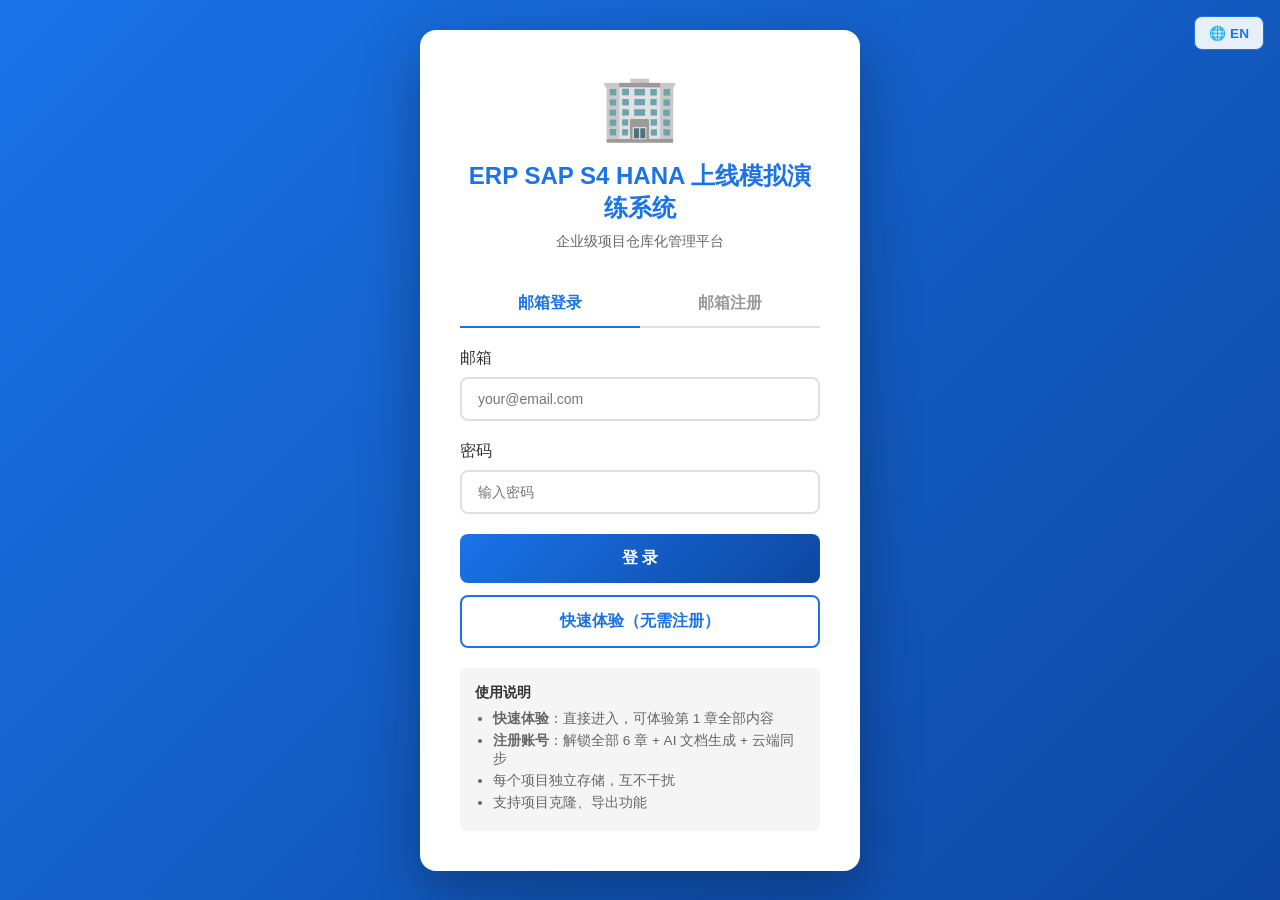
<file: index.html>
<!DOCTYPE html>
<html lang="zh-CN">
<head>
  <meta charset="UTF-8">
  <meta name="viewport" content="width=device-width, initial-scale=1.0">
  <meta http-equiv="Cache-Control" content="no-cache, no-store, must-revalidate">
  <meta http-equiv="Pragma" content="no-cache">
  <meta http-equiv="Expires" content="0">
  <title>项目空间 - ERP SAP S4 HANA 上线模拟演练系统</title>
  <link rel="icon" href="data:image/svg+xml,<svg xmlns='http://www.w3.org/2000/svg' viewBox='0 0 100 100'><text y='0.9em' font-size='90'>📊</text></svg>">
  <link rel="stylesheet" href="styles/main.css">
  <link rel="stylesheet" href="styles/themes.css">
  <link rel="stylesheet" href="styles/project-styles.css?v=54">
</head>
<body>
  <div class="app-container">
    <!-- 顶部导航栏 -->
    <header class="header">
      <div class="header-top">
        <div class="header-title">
          <span class="logo">🏢</span>
          <span id="projectNameDisplay">ERP SAP S4 HANA 上线模拟演练系统</span>
        </div>
        <div class="header-actions">
          <a href="project-list.html" class="btn-ai-config" data-i18n="btnProjectList">📋 项目列表</a>
          <button class="btn-theme" id="langToggle" onclick="Locale.toggle()" title="切换语言" style="background:rgba(255,255,255,0.15);border:1px solid rgba(255,255,255,0.25);">🌐 EN</button>
          <button class="btn-theme" id="btnAchievements" onclick="AchievementSystem.showAchievementPanel()" title="成就墙" style="background:rgba(255,255,255,0.15);border:1px solid rgba(255,255,255,0.25);">🏆 成就</button>
          <div class="theme-switcher">
            <button class="btn-theme" id="themeToggle" title="切换主题" data-i18n="btnTheme">🎨 主题</button>
            <div class="theme-dropdown" id="themeDropdown">
              <div class="theme-option active" data-theme="default">
                <span class="theme-color-preview blue"></span>
                <span class="theme-option-name" data-i18n="themeDefault">企业蓝</span>
              </div>
              <div class="theme-option" data-theme="darkgray">
                <span class="theme-color-preview darkgray"></span>
                <span class="theme-option-name" data-i18n="themeDarkgray">深空灰</span>
              </div>
              <div class="theme-option" data-theme="green">
                <span class="theme-color-preview green"></span>
                <span class="theme-option-name" data-i18n="themeGreen">清新绿</span>
              </div>
            </div>
          </div>
          <span id="userStatusArea" style="color:rgba(255,255,255,0.8);font-size:0.85rem;display:flex;align-items:center;gap:8px;">
            <span id="userDisplayName" data-i18n="userGuest">游客</span>
            <button class="btn-theme" id="btnLogin" onclick="handleLoginAction()" style="background:rgba(255,255,255,0.2);border:1px solid rgba(255,255,255,0.3);" data-i18n="btnLogin">登录</button>
          </span>
        </div>
      </div>

      <!-- 进度条 + 操作按钮 -->
      <div class="progress-section" style="background: rgba(255,255,255,0.1); padding: 10px 0; display: flex; align-items: center; gap: 12px;">
        <span class="progress-label" style="color: white;" data-i18n="progLabel">项目进度</span>
        <div class="progress-track" style="max-width: 260px; background: rgba(255,255,255,0.2); flex-shrink: 0;">
          <div class="progress-fill" id="totalProgress" style="width: 0%"></div>
        </div>
        <span class="progress-percent" id="progressPercent" style="color: white;">0%</span>
        <span class="progress-label" style="color: rgba(255,255,255,0.8);">
          <span data-i18n="progCompleted">已完成</span> <span id="completedTasks">0</span> / <span id="totalTasks">0</span> <span data-i18n="progTasks">任务</span>
        </span>
        <div style="flex:1;"></div>
        <button class="btn-theme" onclick="toggleProjectPanel()" style="background:rgba(255,255,255,0.15);border:1px solid rgba(255,255,255,0.25);" data-i18n="btnDirectory">📁 目录</button>
        <button class="btn-theme" onclick="toggleProjectInfo()" style="background:rgba(255,255,255,0.15);border:1px solid rgba(255,255,255,0.25);" data-i18n="btnInfo">ℹ️ 信息</button>
        <button class="btn-theme" onclick="exportAllDeliverables()" style="background:rgba(255,255,255,0.15);border:1px solid rgba(255,255,255,0.25);" data-i18n="btnExport">📦 导出文档</button>
        <span id="saveLocationStatus" style="color:rgba(255,255,255,0.7);font-size:0.8rem;"></span>
      </div>
    </header>

    <!-- 主体内容区 -->
    <div class="main-content" style="grid-template-columns: 260px 1fr 320px;">
      <!-- 左侧导航栏 - 章节列表 -->
      <aside class="sidebar-nav">
        <h2 class="sidebar-title" data-i18n="sideChapters">📚 实施阶段</h2>
        <div class="chapter-list" id="chapterList">
          <!-- 由 JavaScript 动态生成 -->
        </div>

        <h2 class="sidebar-title" style="margin-top: 25px;" data-i18n="sideFolders">📁 项目目录</h2>
        <div class="folder-tree" id="folderTree">
          <!-- 由 JavaScript 动态生成 -->
        </div>
      </aside>

      <!-- 中间内容区 -->
      <main class="content-area" style="flex: 1; overflow-y: auto;">
        <!-- 章节头部 -->
        <div class="chapter-header" id="chapterHeader">
          <!-- 由 JavaScript 动态生成 -->
        </div>

        <!-- 任务列表 -->
        <section class="tasks-section">
          <h3 class="section-title">
            <span>📝</span> <span data-i18n="secTasks">任务清单</span>
          </h3>
          <div class="task-list" id="taskList">
            <!-- 由 JavaScript 动态生成 -->
          </div>
        </section>
      </main>

      <!-- 右侧文档区 -->
      <aside class="documents-panel">
        <h2 class="panel-title">
          <span>📄</span> <span data-i18n="secDocs">交付物文档</span>
        </h2>
        <div class="document-list" id="documentList">
          <!-- 由 JavaScript 动态生成 -->
        </div>

        <div style="margin-top: 20px; padding-top: 15px; border-top: 1px solid #e0e0e0;">
          <h2 class="panel-title" style="font-size: 0.95rem;">
            <span>📂</span> <span data-i18n="secFolderFiles">当前文件夹文件</span>
          </h2>
          <div class="file-list" id="currentFolderFiles">
            <!-- 当前文件夹的文件列表 -->
          </div>
        </div>
      </aside>
    </div>
  </div>

  <!-- 项目信息面板 -->
  <div class="project-info-panel" id="projectInfoPanel">
    <div class="project-info-header">
      <span class="project-info-title" data-i18n="infoTitle">项目信息</span>
      <button class="btn-panel-close" onclick="toggleProjectInfo()">&times;</button>
    </div>
    <div class="project-info-body" id="projectInfoBody">
      <!-- 由 JavaScript 动态生成 -->
    </div>
    <div class="project-info-footer">
      <div style="display: flex; gap: 8px; flex-wrap: wrap;">
        <button class="btn btn-primary" onclick="saveProgress()" style="flex: 1;" data-i18n="btnSave">💾 保存进度</button>
        <button class="btn btn-secondary" onclick="resetProject()" style="flex: 1;" data-i18n="btnReset">🔄 重置</button>
        <button class="btn btn-primary" onclick="exportProject()" style="flex: 1;" data-i18n="btnExportProject">📤 导出</button>
      </div>
    </div>
  </div>

  <!-- 任务操作模态框 -->
  <div class="modal-overlay" id="taskModal">
    <div class="modal">
      <div class="modal-header">
        <h3 class="modal-title" id="taskModalTitle" data-i18n="taskModalTitle">任务详情</h3>
        <button class="btn-close" onclick="closeTaskModal()">&times;</button>
      </div>
      <div class="modal-body">
        <div class="task-operation">
          <div class="task-detail-section">
            <div class="task-detail-row">
              <span class="task-detail-label" data-i18n="taskDesc">任务描述</span>
            </div>
            <p id="taskModalDescription" style="color: var(--text-secondary); margin-top: 8px;"></p>
          </div>

          <div class="task-detail-section">
            <div class="task-detail-row">
              <span class="task-detail-label" data-i18n="taskRisk">风险等级</span>
              <span class="task-detail-value" id="taskModalRisk"></span>
            </div>
            <div class="task-detail-row">
              <span class="task-detail-label" data-i18n="taskDoc">产出文档</span>
              <span class="task-detail-value" id="taskModalDocument"></span>
            </div>
            <div class="task-detail-row">
              <span class="task-detail-label" data-i18n="taskFolder">归档目录</span>
              <span class="task-detail-value" id="taskModalFolder"></span>
            </div>
          </div>

          <div class="operation-section" id="operationSection">
            <h4 style="margin-bottom: 12px;" data-i18n="opHeading">请选择操作方式</h4>

            <div class="operation-option" onclick="selectOperation('manual')" id="op-manual">
              <span class="operation-icon">✍️</span>
              <div class="operation-info">
                <div class="operation-title" data-i18n="opManual">手动完成</div>
                <div class="operation-desc" data-i18n="opManualDesc">标记任务为已完成，生成标准文档模板</div>
              </div>
            </div>

            <div class="operation-option" onclick="selectOperation('ai')" id="op-ai">
              <span class="operation-icon">🤖</span>
              <div class="operation-info">
                <div class="operation-title" data-i18n="opAI">AI 生成</div>
                <div class="operation-desc" data-i18n="opAIDesc">调用 AI 生成定制化文档内容</div>
              </div>
            </div>
          </div>
        </div>
      </div>
      <div class="modal-footer">
        <button class="btn btn-secondary" onclick="closeTaskModal()" data-i18n="btnCancel">取消</button>
        <button class="btn btn-primary" id="btnCompleteTask" disabled data-i18n="btnComplete">完成任务</button>
      </div>
    </div>
  </div>

  <!-- 文档预览模态框 -->
  <div class="modal-overlay" id="documentModal">
    <div class="modal" style="max-width: 1000px; height: 85vh;">
      <div class="modal-header">
        <h3 class="modal-title" id="documentModalTitle" data-i18n="docModalTitle">文档预览</h3>
        <button class="btn-close" onclick="closeDocumentModal()">&times;</button>
      </div>
      <div class="modal-body" style="overflow-y: auto;">
        <div class="document-preview" id="documentContent">
          <!-- 文档内容由 JavaScript 动态生成 -->
        </div>
      </div>
      <div class="modal-footer">
        <button class="btn btn-secondary" onclick="copyMarkdown()" data-i18n="btnCopy">📋 复制源码</button>
        <button class="btn btn-secondary" onclick="exportMarkdownFile()" data-i18n="btnExportMD">📝 导出 MD</button>
        <button class="btn btn-secondary" onclick="exportHtmlFile()" data-i18n="btnExportHTML">📄 导出 HTML</button>
        <button class="btn btn-primary" onclick="closeDocumentModal()" data-i18n="btnClose">关闭</button>
      </div>
    </div>
  </div>

  <!-- 变更管理模态框 -->
  <div class="modal-overlay" id="changeModal">
    <div class="modal change-modal">
      <div class="modal-header">
        <h3 class="modal-title" data-i18n="changeTitle">⚠️ 变更请求</h3>
        <button class="btn-close" onclick="closeChangeModal()">&times;</button>
      </div>
      <div class="modal-body">
        <div class="change-alert">
          <div class="change-alert-title" data-i18n="changeAlert">项目发生变更</div>
          <div class="change-alert-desc" id="changeAlertDesc"></div>
        </div>

        <div class="change-process">
          <div class="change-step" id="changeStep1">
            <div class="change-step-icon">1</div>
            <div class="change-step-name" data-i18n="changeStep1">变更请求</div>
          </div>
          <div class="change-step" id="changeStep2">
            <div class="change-step-icon">2</div>
            <div class="change-step-name" data-i18n="changeStep2">影响分析</div>
          </div>
          <div class="change-step" id="changeStep3">
            <div class="change-step-icon">3</div>
            <div class="change-step-name" data-i18n="changeStep3">变更审批</div>
          </div>
          <div class="change-step" id="changeStep4">
            <div class="change-step-icon">4</div>
            <div class="change-step-name" data-i18n="changeStep4">变更执行</div>
          </div>
          <div class="change-step" id="changeStep5">
            <div class="change-step-icon">5</div>
            <div class="change-step-name" data-i18n="changeStep5">变更验证</div>
          </div>
          <div class="change-step" id="changeStep6">
            <div class="change-step-icon">6</div>
            <div class="change-step-name" data-i18n="changeStep6">关闭确认</div>
          </div>
        </div>

        <div class="change-impact">
          <div class="change-impact-title" data-i18n="changeImpact">变更影响评估</div>
          <div class="change-impact-item">
            <span data-i18n="changeSchedule">进度影响:</span>
            <span id="changeImpactSchedule" style="color: var(--danger-color);"></span>
          </div>
          <div class="change-impact-item">
            <span data-i18n="changeCost">成本影响:</span>
            <span id="changeImpactCost" style="color: var(--danger-color);"></span>
          </div>
        </div>
      </div>
      <div class="modal-footer">
        <button class="btn btn-secondary" onclick="closeChangeModal()" data-i18n="btnDefer">暂缓处理</button>
        <button class="btn btn-primary" id="btnApproveChange" onclick="approveChange()" data-i18n="btnApprove">批准变更</button>
      </div>
    </div>
  </div>

  <!-- 注册引导对话框 -->
  <div class="modal-overlay" id="registerModal" style="display:none;">
    <div class="modal" style="max-width:480px;">
      <div class="modal-header">
        <h3 class="modal-title" data-i18n="registerModalTitle">🎉 精彩才刚刚开始</h3>
        <button class="btn-close" onclick="AuthService.closeRegisterModal()">&times;</button>
      </div>
      <div class="modal-body" style="text-align:center;padding:30px 20px;">
        <div style="font-size:3rem;margin-bottom:15px;">🚀</div>
        <h3 style="margin-bottom:10px;color:var(--primary-color);" data-i18n="registerHeading">你已完成第一章体验</h3>
        <p style="color:var(--text-secondary);line-height:1.6;margin-bottom:20px;" data-i18n="registerDesc">
          注册账号解锁全部 <strong>6 章内容</strong>、<strong>AI 智能文档生成</strong>、<strong>项目进度云端保存</strong>。
        </p>
        <div style="display:flex;gap:10px;margin-bottom:15px;">
          <button class="btn btn-primary" onclick="AuthService.closeRegisterModal();AuthService.showLoginModal();" style="flex:1;" data-i18n="btnRegisterLogin">注册 / 登录</button>
          <button class="btn btn-secondary" onclick="AuthService.closeRegisterModal()" style="flex:1;" data-i18n="btnContinueCh1">继续体验 Ch.1</button>
        </div>
        <p style="color:#999;font-size:0.8rem;" data-i18n="registerFooter">免费体验 Ch.1 全部内容，无需注册</p>
      </div>
    </div>
  </div>

  <!-- 付费升级模态框 -->
  <div class="modal-overlay" id="upgradeModal" style="display:none;">
    <div class="modal" style="max-width:520px;">
      <div class="modal-header">
        <h3 class="modal-title" data-i18n="upgradeTitle">💎 升级付费用户</h3>
        <button class="btn-close" onclick="closeUpgradeModal()">&times;</button>
      </div>
      <div class="modal-body" style="padding:20px;">
        <!-- 产品卡片 -->
        <div style="background:linear-gradient(135deg, #667eea 0%, #764ba2 100%);color:white;padding:20px;border-radius:12px;margin-bottom:20px;">
          <div style="font-size:1.5rem;margin-bottom:10px;" data-i18n="upgradeProduct">🤖 AI 文档生成套件</div>
          <div style="font-size:2rem;font-weight:bold;margin-bottom:5px;" data-i18n="upgradePrice">￥99</span> <span style="font-size:0.9rem;font-weight:normal;" data-i18n="upgradePriceUnit">/ 项目</span></div>
          <div style="font-size:0.85rem;opacity:0.9;" data-i18n="upgradeTagline">一次性付费，永久使用</div>
        </div>

        <!-- 功能清单 -->
        <div style="margin-bottom:20px;">
          <div style="margin-bottom:12px;">
            <span style="color:#28a745;margin-right:8px;">✅</span>
            <span data-i18n="upgradeF1">37 种 ERP 实施标准文档不限量生成</span>
          </div>
          <div style="margin-bottom:12px;">
            <span style="color:#28a745;margin-right:8px;">✅</span>
            <span data-i18n="upgradeF2">根据项目背景智能定制内容</span>
          </div>
          <div style="margin-bottom:12px;">
            <span style="color:#28a745;margin-right:8px;">✅</span>
            <span data-i18n="upgradeF3">支持导出 Word/PDF 格式</span>
          </div>
          <div style="margin-bottom:12px;">
            <span style="color:#28a745;margin-right:8px;">✅</span>
            <span data-i18n="upgradeF4">完整的标准文档模板（非简化版）</span>
          </div>
          <div style="margin-bottom:12px;">
            <span style="color:#28a745;margin-right:8px;">✅</span>
            <span data-i18n="upgradeF5">AI 智能文档生成（通义千问）</span>
          </div>
        </div>

        <!-- 支付方式 -->
        <div style="border:1px solid #e0e0e0;border-radius:8px;padding:15px;margin-bottom:15px;">
          <div style="font-weight:600;margin-bottom:10px;" data-i18n="payMethod">选择支付方式</div>
          <div style="display:flex;gap:10px;">
            <button style="flex:1;padding:10px;border:2px solid #07c160;border-radius:6px;background:white;color:#07c160;font-weight:500;cursor:pointer;">
              <span data-i18n="payWechat">💬 微信支付</span>
            </button>
            <button style="flex:1;padding:10px;border:2px solid #1677ff;border-radius:6px;background:white;color:#1677ff;font-weight:500;cursor:pointer;">
              <span data-i18n="payAlipay">💳 支付宝</span>
            </button>
          </div>
        </div>

        <div style="background:#f5f7fa;padding:12px;border-radius:8px;font-size:0.85rem;color:#666;">
          <span data-i18n="payNote">🔒 支付后当前项目永久解锁，支持发票开具</span>
        </div>
      </div>
      <div class="modal-footer" style="display:flex;gap:10px;">
        <button class="btn btn-secondary" onclick="closeUpgradeModal()" style="flex:1;" data-i18n="btnNoThanks">暂不需要</button>
        <button class="btn btn-primary" onclick="startPayment()" style="flex:1;" data-i18n="btnPayNow">立即支付</button>
      </div>
    </div>
  </div>

  <!-- 登录对话框 -->
  <div class="modal-overlay" id="loginModal" style="display:none;">
    <div class="modal" style="max-width:420px;">
      <div class="modal-header">
        <h3 class="modal-title" data-i18n="authModalTitle">🔐 登录 / 注册</h3>
        <button class="btn-close" onclick="AuthService.closeLoginModal()">&times;</button>
      </div>
      <div class="modal-body" style="padding:20px;">
        <!-- Tab 切换 -->
        <div style="display:flex;gap:0;margin-bottom:20px;border-bottom:2px solid #e0e0e0;">
          <button class="login-tab active" id="tabSignIn" onclick="switchLoginTab('signIn')" style="flex:1;padding:10px;border:none;background:none;font-size:0.95rem;font-weight:600;color:var(--primary-color);border-bottom:2px solid var(--primary-color);margin-bottom:-2px;cursor:pointer;" data-i18n="authSignInTab">登录</button>
          <button class="login-tab" id="tabSignUp" onclick="switchLoginTab('signUp')" style="flex:1;padding:10px;border:none;background:none;font-size:0.95rem;color:#999;cursor:pointer;" data-i18n="authSignUpTab">注册</button>
        </div>

        <!-- 登录表单 -->
        <div id="signInForm">
          <form onsubmit="return false;">
            <div style="margin-bottom:15px;">
              <label style="display:block;margin-bottom:5px;font-size:0.9rem;color:#666;" data-i18n="loginEmail">邮箱</label>
              <input type="email" id="loginEmail" placeholder="your@email.com" autocomplete="username" style="width:100%;padding:10px;border:1px solid #d0d0d0;border-radius:6px;font-size:14px;">
            </div>
            <div style="margin-bottom:15px;">
              <label style="display:block;margin-bottom:5px;font-size:0.9rem;color:#666;" data-i18n="loginPassword">密码</label>
              <input type="password" id="loginPassword" placeholder="输入密码" autocomplete="current-password" style="width:100%;padding:10px;border:1px solid #d0d0d0;border-radius:6px;font-size:14px;">
            </div>
            <div id="loginError" style="color:#dc3545;font-size:0.85rem;margin-bottom:10px;display:none;"></div>
            <button class="btn btn-primary" onclick="handleSignIn()" style="width:100%;" data-i18n="loginBtn">登录</button>
          </form>
        </div>

        <!-- 注册表单 -->
        <div id="signUpForm" style="display:none;">
          <form onsubmit="return false;">
            <div style="margin-bottom:15px;">
              <label style="display:block;margin-bottom:5px;font-size:0.9rem;color:#666;" data-i18n="loginEmail">邮箱</label>
              <input type="email" id="registerEmail" placeholder="your@email.com" autocomplete="username" style="width:100%;padding:10px;border:1px solid #d0d0d0;border-radius:6px;font-size:14px;">
            </div>
            <div style="margin-bottom:15px;">
              <label style="display:block;margin-bottom:5px;font-size:0.9rem;color:#666;" data-i18n="registerPassword">密码（至少 6 位）</label>
              <input type="password" id="registerPassword" placeholder="设置密码" autocomplete="new-password" style="width:100%;padding:10px;border:1px solid #d0d0d0;border-radius:6px;font-size:14px;">
            </div>
            <div id="registerError" style="color:#dc3545;font-size:0.85rem;margin-bottom:10px;display:none;"></div>
            <button class="btn btn-primary" onclick="handleSignUp()" style="width:100%;" data-i18n="registerBtn">注册</button>
            <p style="color:#999;font-size:0.8rem;margin-top:10px;" data-i18n="registerAutoLogin">注册后自动登录</p>
          </form>
        </div>
      </div>
      <div class="modal-footer">
        <button class="btn btn-secondary" onclick="AuthService.closeLoginModal()" data-i18n="btnCancel">取消</button>
      </div>
    </div>
  </div>

  <!-- 提示词编辑对话框 -->
  <div class="modal-overlay" id="promptEditorModal" style="display:none;">
    <div class="modal" style="max-width:760px;max-height:88vh;">
      <div class="modal-header">
        <h3 class="modal-title"><span data-i18n="promptTitle">✏️ AI 文档生成 —</span> <span id="peDocName"></span></h3>
        <button class="btn-close" onclick="PromptEditor.cancel()">&times;</button>
      </div>
      <div class="modal-body" style="overflow-y:auto;max-height:calc(88vh - 120px);">

        <!-- Tab 切换 -->
        <div class="pe-tabs">
          <button class="pe-tab active" id="peTab1" onclick="PromptEditor.switchTab('structured')" data-i18n="promptTabStruct">📋 结构化编辑</button>
          <button class="pe-tab" id="peTab2" onclick="PromptEditor.switchTab('text')" data-i18n="promptTabPrompt">📝 提示词编辑</button>
        </div>

        <!-- Tab 1: 结构化编辑 -->
        <div id="peContent-structured">
          <!-- 项目基本信息（只读） -->
          <div class="pe-section">
            <div class="pe-section-title" data-i18n="promptProjectInfo">🏢 项目基本信息</div>
            <div class="pe-project-info">
              <div class="pe-info-grid">
                <div class="pe-info-item"><span class="pe-info-label" data-i18n="infoCode">项目编号</span><span id="peProjCode"></span></div>
                <div class="pe-info-item"><span class="pe-info-label" data-i18n="infoName">项目名称</span><span id="peProjName"></span></div>
                <div class="pe-info-item"><span class="pe-info-label" data-i18n="infoCustomer">客户/公司</span><span id="peProjCustomer"></span></div>
                <div class="pe-info-item"><span class="pe-info-label" data-i18n="infoPM">项目经理</span><span id="peProjPM"></span></div>
                <div class="pe-info-item"><span class="pe-info-label" data-i18n="infoStart">开始日期</span><span id="peProjStart"></span></div>
                <div class="pe-info-item"><span class="pe-info-label" data-i18n="infoGoLive">计划上线</span><span id="peProjGoLive"></span></div>
              </div>
            </div>
          </div>

          <!-- 项目背景信息（可编辑） -->
          <div class="pe-section">
            <div class="pe-section-title"><span data-i18n="promptBgTitle">📋 项目背景信息</span> <span class="pe-section-hint" data-i18n="promptBgHint">（选填，用于个性化文档内容）</span></div>
            <div class="pe-field-row">
              <div class="pe-field">
                <label data-i18n="bgIndustry">行业类型</label>
                <select id="peBgIndustry">
                  <option value="" data-i18n="bgIndustryPlaceholder">请选择</option>
                  <option value="manufacturing" data-i18n="bgIndustry_manufacturing">制造业</option>
                  <option value="finance" data-i18n="bgIndustry_finance">金融</option>
                  <option value="retail" data-i18n="bgIndustry_retail">零售</option>
                  <option value="pharma" data-i18n="bgIndustry_pharma">医药</option>
                  <option value="energy" data-i18n="bgIndustry_energy">能源</option>
                  <option value="telecom" data-i18n="bgIndustry_telecom">通信</option>
                  <option value="government" data-i18n="bgIndustry_government">政府</option>
                  <option value="other" data-i18n="bgIndustry_other">其他</option>
                </select>
              </div>
              <div class="pe-field">
                <label data-i18n="bgSize">企业规模</label>
                <select id="peBgSize">
                  <option value="" data-i18n="bgSizePlaceholder">请选择</option>
                  <option value="small" data-i18n="bgSize_small">小型（<100人）</option>
                  <option value="medium" data-i18n="bgSize_medium">中型（100-1000人）</option>
                  <option value="large" data-i18n="bgSize_large">大型（1000-5000人）</option>
                  <option value="enterprise" data-i18n="bgSize_enterprise">超大型（5000+人）</option>
                </select>
              </div>
            </div>
            <div class="pe-field">
              <label data-i18n="bgItLandscape">现有 IT 架构</label>
              <input type="text" id="peBgIt" placeholder="如：SAP ECC 6.0、Oracle EBS、自研系统...">
            </div>
            <div class="pe-field-row">
              <div class="pe-field">
                <label data-i18n="bgPainPoints">企业痛点</label>
                <textarea id="peBgPain" rows="2" placeholder="如：数据孤岛、流程不规范、报表效率低..."></textarea>
              </div>
              <div class="pe-field">
                <label data-i18n="bgGoals">实施目标</label>
                <textarea id="peBgGoals" rows="2" placeholder="如：统一数据平台、优化流程、提升效率..."></textarea>
              </div>
            </div>
            <div class="pe-field">
              <label data-i18n="bgModules">SAP 模块范围</label>
              <input type="text" id="peBgModules" placeholder="如：FI, CO, MM, SD, PP（逗号分隔）">
            </div>
            <div class="pe-field">
              <label data-i18n="bgOrgStructure">组织架构</label>
              <input type="text" id="peBgOrg" placeholder="如：集团总部 + 3 个工厂 + 5 个销售公司">
            </div>
            <div class="pe-field">
              <label data-i18n="bgMilestones">关键里程碑</label>
              <input type="text" id="peBgMilestones" placeholder="如：2026Q1 蓝图确认，2026Q3 UAT，2027Q1 上线...">
            </div>
          </div>

          <!-- 文档专用字段 -->
          <div class="pe-section">
            <div class="pe-section-title"><span data-i18n="promptExtraInfo">📌 文档补充信息</span> <span class="pe-section-hint" id="peSectionHint"></span></div>
            <div id="peExtraFields"></div>
          </div>

          <!-- 格式风格 -->
          <div class="pe-section">
            <div class="pe-section-title" data-i18n="promptStyleSection">🎨 文档风格</div>
            <div class="pe-field-row">
              <div class="pe-field">
                <label data-i18n="promptLangStyle">语言风格</label>
                <select id="peStyle">
                  <option value="" data-i18n="promptStyleDefault">默认</option>
                  <option value="正式（详细完整）" data-i18n="promptStyleFormal">正式（详细完整）</option>
                  <option value="简洁（重点突出）" data-i18n="promptStyleConcise">简洁（重点突出）</option>
                  <option value="详细（尽可能丰富）" data-i18n="promptStyleDetailed">详细（尽可能丰富）</option>
                </select>
              </div>
              <div class="pe-field">
                <label data-i18n="promptExamples">是否需要示例数据</label>
                <select id="peExamples">
                  <option value="" data-i18n="promptStyleDefault">默认</option>
                  <option value="需要示例数据" data-i18n="promptExamplesYes">需要</option>
                  <option value="不需要示例数据" data-i18n="promptExamplesNo">不需要</option>
                </select>
              </div>
              <div class="pe-field">
                <label data-i18n="promptTables">是否需要表格</label>
                <select id="peTables">
                  <option value="" data-i18n="promptStyleDefault">默认</option>
                  <option value="需要包含数据表格" data-i18n="promptTablesYes">需要表格</option>
                  <option value="不需要表格" data-i18n="promptTablesNo">不需要</option>
                </select>
              </div>
            </div>
          </div>

          <!-- 补充说明 -->
          <div class="pe-section">
            <div class="pe-section-title"><span data-i18n="promptCustomTitle">💬 补充说明</span> <span class="pe-section-hint" data-i18n="promptCustomHint">（选填，任何想补充的）</span></div>
            <div class="pe-field">
              <textarea id="peCustomPrompt" rows="3" placeholder="如：重点突出 FI/CO 模块、客户是制造业、需要包含风险矩阵表..."></textarea>
            </div>
          </div>
        </div>

        <!-- Tab 2: 提示词文本 -->
        <div id="peContent-text" style="display:none;">
          <div class="pe-prompt-editor-wrap">
            <div class="pe-prompt-header">
              <span style="font-size:0.88rem;font-weight:600;color:#444;" data-i18n="promptPreviewTitle">完整提示词（可直接编辑）</span>
              <button class="btn btn-secondary" style="padding:4px 12px;font-size:0.82rem;" onclick="PromptEditor.rebuildPrompt()" data-i18n="promptRebuildBtn">🔄 重新从结构化数据生成</button>
            </div>
            <textarea id="pePromptPreview" rows="22" class="pe-prompt-textarea" spellcheck="false"></textarea>
          </div>
        </div>

      </div>
      <div class="modal-footer" style="display:flex;gap:8px;">
        <button class="btn btn-secondary" style="flex:1;" onclick="PromptEditor.resetAll()" data-i18n="btnReset">🔄 重置</button>
        <button class="btn btn-secondary" style="flex:1;" onclick="PromptEditor.cancel()" data-i18n="btnCancel">取消</button>
        <button class="btn btn-primary" style="flex:2;" id="btnPromptConfirm" data-i18n="btnConfirm">🤖 确认并生成</button>
      </div>
    </div>
  </div>

  <!-- JavaScript -->
  <script src="scripts/locale.js?v=64"></script>
  <script src="scripts/auth.js?v=49"></script>
  <script src="scripts/markdown-renderer.js?v=50"></script>
  <script src="scripts/project-manager.js?v=49"></script>
  <script src="scripts/document-file-store.js?v=49"></script>
  <script src="scripts/document-generator.js?v=49"></script>
  <script src="scripts/ai-service.js?v=49"></script>
  <script src="scripts/prompt-editor.js?v=50"></script>
  <script src="scripts/data.js?v=52"></script>
  <script src="scripts/game-features.js?v=65"></script>
  <script src="scripts/app.js?v=67"></script>
  <script src="scripts/project-app.js?v=64"></script>

  <!-- 付费升级相关函数 -->
  <script>
    function closeUpgradeModal() {
      const modal = document.getElementById('upgradeModal');
      if (modal) {
        modal.classList.remove('active');
        modal.style.display = 'none';
      }
    }

    function startPayment() {
      // 记录支付成功（模拟）
      if (typeof currentProjectId !== 'undefined' && currentProjectId) {
        const paymentKey = 'erp_project_' + currentProjectId + '_payment';
        localStorage.setItem(paymentKey, JSON.stringify({
          purchased: true,
          method: 'simulated',
          amount: 99,
          purchasedAt: new Date().toISOString(),
          orderId: 'ORD_SIM_' + Date.now(),
          productId: 'erp-ai-docs',
          documentQuota: 37
        }));
      }

      // 关闭升级弹窗
      closeUpgradeModal();

      // 提示模拟支付成功
      alert('✅ 模拟支付成功！\n\n现在将模拟已经支付成功，跳转中...');

      // 重新触发"完成任务"按钮（继续 AI 生成流程）
      const btnComplete = document.getElementById('btnCompleteTask');
      if (btnComplete) {
        btnComplete.click();
      }
    }

    // 暴露给全局使用
    window.closeUpgradeModal = closeUpgradeModal;
    window.startPayment = startPayment;
  </script>
</body>
</html>
</file>
<file: styles/main.css>
/* ============================================
   ERP SAP S4 HANA 上线模拟演练系统
   主样式文件 - 企业蓝默认主题
   ============================================ */

:root {
  /* 企业蓝主题色 */
  --primary-color: #1a73e8;
  --primary-dark: #1557b0;
  --primary-light: #4dabf7;
  --primary-bg: #e8f0fe;

  --secondary-color: #6c757d;
  --success-color: #28a745;
  --warning-color: #ffc107;
  --danger-color: #dc3545;
  --info-color: #17a2b8;

  /* 中性色 */
  --text-primary: #212529;
  --text-secondary: #6c757d;
  --text-muted: #adb5bd;
  --border-color: #dee2e6;
  --bg-light: #f8f9fa;
  --bg-white: #ffffff;

  /* 间距 */
  --spacer-xs: 0.25rem;
  --spacer-sm: 0.5rem;
  --spacer-md: 1rem;
  --spacer-lg: 1.5rem;
  --spacer-xl: 2rem;

  /* 圆角 */
  --border-radius-sm: 0.25rem;
  --border-radius-md: 0.5rem;
  --border-radius-lg: 1rem;

  /* 阴影 */
  --shadow-sm: 0 1px 2px rgba(0,0,0,0.05);
  --shadow-md: 0 4px 6px rgba(0,0,0,0.1);
  --shadow-lg: 0 10px 15px rgba(0,0,0,0.1);

  /* 过渡 */
  --transition-fast: 0.15s ease;
  --transition-normal: 0.3s ease;
}

/* ============================================
   基础样式
   ============================================ */

* {
  margin: 0;
  padding: 0;
  box-sizing: border-box;
}

body {
  font-family: -apple-system, BlinkMacSystemFont, "Segoe UI", Roboto, "Helvetica Neue", Arial, sans-serif;
  font-size: 14px;
  line-height: 1.6;
  color: var(--text-primary);
  background-color: var(--bg-light);
}

/* ============================================
   布局结构
   ============================================ */

.app-container {
  display: flex;
  flex-direction: column;
  min-height: 100vh;
}

/* 顶部导航栏 */
.header {
  background: linear-gradient(135deg, var(--primary-color) 0%, var(--primary-dark) 100%);
  color: white;
  padding: var(--spacer-md) var(--spacer-xl);
  box-shadow: var(--shadow-md);
  position: sticky;
  top: 0;
  z-index: 1000;
}

.header-top {
  display: flex;
  justify-content: space-between;
  align-items: center;
  margin-bottom: var(--spacer-md);
}

.header-title {
  font-size: 1.5rem;
  font-weight: 600;
  display: flex;
  align-items: center;
  gap: var(--spacer-md);
}

.header-title .logo {
  font-size: 1.8rem;
}

.header-actions {
  display: flex;
  gap: var(--spacer-md);
  align-items: center;
}

.btn-theme {
  background: rgba(255,255,255,0.2);
  border: 1px solid rgba(255,255,255,0.3);
  color: white;
  padding: var(--spacer-sm) var(--spacer-md);
  border-radius: var(--border-radius-sm);
  cursor: pointer;
  transition: var(--transition-fast);
}

.btn-theme:hover {
  background: rgba(255,255,255,0.3);
}

.btn-ai-config {
  background: rgba(255,255,255,0.2);
  border: 1px solid rgba(255,255,255,0.3);
  color: white;
  padding: var(--spacer-sm) var(--spacer-md);
  border-radius: var(--border-radius-sm);
  cursor: pointer;
  transition: var(--transition-fast);
  text-decoration: none;
  display: inline-flex;
  align-items: center;
  gap: var(--spacer-sm);
}

.btn-ai-config:hover {
  background: rgba(255,255,255,0.3);
  color: white;
}

/* 进度条区域 */
.progress-section {
  display: flex;
  align-items: center;
  gap: var(--spacer-lg);
}

.progress-label {
  font-size: 0.9rem;
  white-space: nowrap;
}

.progress-track {
  flex: 1;
  max-width: 400px;
  height: 12px;
  background: rgba(255,255,255,0.2);
  border-radius: 6px;
  overflow: hidden;
}

.progress-fill {
  height: 100%;
  background: linear-gradient(90deg, #4ade80, #22c55e);
  border-radius: 6px;
  transition: width var(--transition-normal);
  display: flex;
  align-items: center;
  justify-content: center;
}

.progress-percent {
  font-size: 0.85rem;
  font-weight: 600;
  min-width: 50px;
}

/* 主体内容区 */
.main-content {
  display: grid;
  grid-template-columns: 280px 1fr 350px;
  flex: 1;
  gap: var(--spacer-lg);
  padding: var(--spacer-xl);
  max-width: 1800px;
  margin: 0 auto;
  width: 100%;
}

/* ============================================
   左侧导航栏 - 章节列表
   ============================================ */

.sidebar-nav {
  background: var(--bg-white);
  border-radius: var(--border-radius-lg);
  box-shadow: var(--shadow-md);
  padding: var(--spacer-lg);
  height: fit-content;
  position: sticky;
  top: 100px;
}

.sidebar-title {
  font-size: 1rem;
  font-weight: 600;
  color: var(--text-primary);
  margin-bottom: var(--spacer-lg);
  padding-bottom: var(--spacer-sm);
  border-bottom: 2px solid var(--border-color);
}

.chapter-list {
  display: flex;
  flex-direction: column;
  gap: var(--spacer-sm);
}

.chapter-nav-item {
  display: flex;
  align-items: center;
  gap: var(--spacer-sm);
  padding: var(--spacer-md);
  border-radius: var(--border-radius-md);
  cursor: pointer;
  transition: var(--transition-fast);
  border: 2px solid transparent;
  background: var(--bg-light);
}

.chapter-nav-item:hover:not(.locked):not(.active) {
  background: var(--primary-bg);
}

.chapter-nav-item.active {
  background: var(--primary-bg);
  border-color: var(--primary-color);
}

.chapter-nav-item.locked {
  opacity: 0.5;
  cursor: not-allowed;
  background: var(--bg-light);
}

.chapter-nav-item.completed {
  background: #e8f5e9;
  border-color: var(--success-color);
}

.chapter-icon {
  font-size: 1.2rem;
  width: 32px;
  text-align: center;
}

.chapter-info {
  flex: 1;
}

.chapter-name {
  font-size: 0.9rem;
  font-weight: 500;
  color: var(--text-primary);
}

.chapter-phase {
  font-size: 0.75rem;
  color: var(--text-secondary);
  text-transform: uppercase;
  letter-spacing: 0.5px;
}

.chapter-status {
  font-size: 1rem;
}

.chapter-lock {
  color: var(--text-muted);
}

.chapter-check {
  color: var(--success-color);
}

/* ============================================
   中间内容区
   ============================================ */

.content-area {
  background: var(--bg-white);
  border-radius: var(--border-radius-lg);
  box-shadow: var(--shadow-md);
  padding: var(--spacer-xl);
}

/* 章节头部 */
.chapter-header {
  margin-bottom: var(--spacer-xl);
  padding-bottom: var(--spacer-lg);
  border-bottom: 2px solid var(--border-color);
}

.chapter-title-section {
  display: flex;
  align-items: center;
  gap: var(--spacer-md);
  margin-bottom: var(--spacer-md);
}

.chapter-big-icon {
  font-size: 2.5rem;
}

.chapter-title {
  font-size: 1.5rem;
  font-weight: 600;
  color: var(--text-primary);
}

.chapter-phase-badge {
  background: var(--primary-bg);
  color: var(--primary-color);
  padding: var(--spacer-xs) var(--spacer-md);
  border-radius: 20px;
  font-size: 0.85rem;
  font-weight: 500;
}

.chapter-description {
  color: var(--text-secondary);
  font-size: 0.95rem;
  margin-bottom: var(--spacer-lg);
}

/* 工具栏 */
.tools-section {
  display: flex;
  gap: var(--spacer-lg);
  flex-wrap: wrap;
}

.tool-item {
  display: flex;
  align-items: center;
  gap: var(--spacer-sm);
  background: var(--bg-light);
  padding: var(--spacer-sm) var(--spacer-md);
  border-radius: var(--border-radius-sm);
  font-size: 0.85rem;
}

.tool-icon {
  font-size: 1.2rem;
}

.tool-name {
  font-weight: 500;
  color: var(--text-primary);
}

.tool-usage {
  color: var(--text-secondary);
  font-size: 0.8rem;
}

.tool-other {
  background: var(--bg-light);
  border: 1px dashed var(--border-color);
  color: var(--text-secondary);
  font-style: italic;
}

.tool-other .tool-name {
  color: var(--text-secondary);
  font-weight: 400;
}

/* 任务列表 */
.tasks-section {
  margin-top: var(--spacer-xl);
}

.section-title {
  font-size: 1.1rem;
  font-weight: 600;
  margin-bottom: var(--spacer-lg);
  display: flex;
  align-items: center;
  gap: var(--spacer-sm);
}

.task-list {
  display: flex;
  flex-direction: column;
  gap: var(--spacer-md);
}

.task-card {
  display: flex;
  align-items: center;
  gap: var(--spacer-md);
  padding: var(--spacer-lg);
  background: var(--bg-light);
  border-radius: var(--border-radius-md);
  border-left: 4px solid var(--border-color);
  cursor: pointer;
  transition: var(--transition-fast);
}

.task-card:hover {
  background: var(--primary-bg);
  transform: translateX(4px);
}

.task-card.completed {
  border-left-color: var(--success-color);
  background: #e8f5e9;
}

.task-card.in-progress {
  border-left-color: var(--primary-color);
  background: var(--primary-bg);
}

.task-card.locked {
  opacity: 0.6;
  cursor: not-allowed;
}

.task-status-dot {
  width: 12px;
  height: 12px;
  border-radius: 50%;
  background: var(--text-muted);
  flex-shrink: 0;
}

.task-card.pending .task-status-dot {
  background: var(--text-muted);
}

.task-card.in-progress .task-status-dot {
  background: var(--primary-color);
  animation: pulse 1.5s infinite;
}

.task-card.completed .task-status-dot {
  background: var(--success-color);
}

@keyframes pulse {
  0%, 100% { opacity: 1; }
  50% { opacity: 0.5; }
}

.task-content {
  flex: 1;
}

.task-name {
  font-size: 1rem;
  font-weight: 500;
  color: var(--text-primary);
  margin-bottom: var(--spacer-xs);
}

.task-description {
  font-size: 0.85rem;
  color: var(--text-secondary);
  margin-bottom: var(--spacer-sm);
}

.task-meta {
  display: flex;
  gap: var(--spacer-lg);
  align-items: center;
}




.task-risk {
  font-size: 0.75rem;
  padding: 2px 8px;
  border-radius: 10px;
  font-weight: 500;
}

.task-risk.low {
  background: #e8f5e9;
  color: #2e7d32;
}

.task-risk.medium {
  background: #fff3e0;
  color: #ef6c00;
}

.task-risk.high {
  background: #ffebee;
  color: #c62828;
}

.task-risk.critical {
  background: #7b1fa2;
  color: white;
}

.task-action {
  font-size: 1.2rem;
  color: var(--primary-color);
}

.task-card.completed .task-action {
  color: var(--success-color);
}

.btn-task-reset {
  background: none;
  border: 1px solid #e0e0e0;
  border-radius: 6px;
  width: 32px;
  height: 32px;
  font-size: 1rem;
  cursor: pointer;
  transition: all 0.2s;
  display: flex;
  align-items: center;
  justify-content: center;
  flex-shrink: 0;
}

.btn-task-reset:hover {
  background: #ffebee;
  border-color: #dc3545;
}

/* ============================================
   右侧文档区
   ============================================ */

.documents-panel {
  background: var(--bg-white);
  border-radius: var(--border-radius-lg);
  box-shadow: var(--shadow-md);
  padding: var(--spacer-xl);
  height: fit-content;
  position: sticky;
  top: 100px;
}

.panel-title {
  font-size: 1.1rem;
  font-weight: 600;
  margin-bottom: var(--spacer-lg);
  display: flex;
  align-items: center;
  gap: var(--spacer-sm);
}

.document-list {
  display: flex;
  flex-direction: column;
  gap: var(--spacer-sm);
}

.document-item {
  display: flex;
  align-items: center;
  gap: var(--spacer-sm);
  padding: var(--spacer-md);
  background: var(--bg-light);
  border-radius: var(--border-radius-sm);
  transition: var(--transition-fast);
}

.document-item:hover {
  background: var(--primary-bg);
}

.document-item.generated {
  background: #e8f5e9;
}

.document-icon {
  font-size: 1.2rem;
  color: var(--text-secondary);
}

.document-item.generated .document-icon {
  color: var(--success-color);
}

.document-info {
  flex: 1;
}

.document-name {
  font-size: 0.9rem;
  font-weight: 500;
  color: var(--text-primary);
}

.document-status {
  font-size: 0.75rem;
  color: var(--text-secondary);
}

.document-item.generated .document-status {
  color: var(--success-color);
}

.document-actions {
  display: flex;
  gap: var(--spacer-xs);
}

.btn-doc {
  padding: var(--spacer-xs) var(--spacer-sm);
  border: none;
  border-radius: var(--border-radius-sm);
  cursor: pointer;
  font-size: 0.8rem;
  transition: var(--transition-fast);
}

.btn-preview {
  background: var(--primary-bg);
  color: var(--primary-color);
}

.btn-preview:hover {
  background: var(--primary-color);
  color: white;
}

.btn-preview:disabled {
  background: var(--bg-light);
  color: var(--text-muted);
  cursor: not-allowed;
}

.btn-generate {
  background: var(--success-color);
  color: white;
}

.btn-generate:hover {
  background: #218838;
}

/* ============================================
   模态框
   ============================================ */

.modal-overlay {
  position: fixed;
  top: 0;
  left: 0;
  right: 0;
  bottom: 0;
  background: rgba(0,0,0,0.5);
  display: flex;
  align-items: center;
  justify-content: center;
  z-index: 2000;
  opacity: 0;
  visibility: hidden;
  transition: var(--transition-fast);
}

.modal-overlay.active {
  opacity: 1;
  visibility: visible;
}

.modal {
  background: var(--bg-white);
  border-radius: var(--border-radius-lg);
  box-shadow: var(--shadow-lg);
  max-width: 800px;
  width: 90%;
  max-height: 80vh;
  overflow: hidden;
  display: flex;
  flex-direction: column;
}

.modal-header {
  display: flex;
  justify-content: space-between;
  align-items: center;
  padding: var(--spacer-lg);
  border-bottom: 1px solid var(--border-color);
}

.modal-title {
  font-size: 1.2rem;
  font-weight: 600;
}

.btn-close {
  background: none;
  border: none;
  font-size: 1.5rem;
  cursor: pointer;
  color: var(--text-secondary);
  padding: 0;
  line-height: 1;
}

.btn-close:hover {
  color: var(--text-primary);
}

.modal-body {
  padding: var(--spacer-lg);
  overflow-y: auto;
  flex: 1;
}

.modal-footer {
  padding: var(--spacer-lg);
  border-top: 1px solid var(--border-color);
  display: flex;
  justify-content: flex-end;
  gap: var(--spacer-sm);
}

.btn {
  padding: var(--spacer-sm) var(--spacer-lg);
  border: none;
  border-radius: var(--border-radius-sm);
  cursor: pointer;
  font-size: 0.9rem;
  transition: var(--transition-fast);
}

.btn-primary {
  background: var(--primary-color);
  color: white;
}

.btn-primary:hover {
  background: var(--primary-dark);
}

.btn-secondary {
  background: var(--secondary-color);
  color: white;
}

.btn-secondary:hover {
  background: #5a6268;
}

.btn-success {
  background: var(--success-color);
  color: white;
}

.btn-success:hover {
  background: #218838;
}

/* 任务操作模态框 */
.task-operation {
  display: flex;
  flex-direction: column;
  gap: var(--spacer-lg);
}

.task-detail-section {
  padding: var(--spacer-md);
  background: var(--bg-light);
  border-radius: var(--border-radius-md);
}

.task-detail-row {
  display: flex;
  justify-content: space-between;
  margin-bottom: var(--spacer-sm);
}

.task-detail-label {
  font-weight: 500;
  color: var(--text-secondary);
}

.task-detail-value {
  color: var(--text-primary);
}

.operation-section {
  display: flex;
  flex-direction: column;
  gap: var(--spacer-md);
}

.operation-option {
  display: flex;
  align-items: center;
  gap: var(--spacer-md);
  padding: var(--spacer-md);
  background: var(--bg-light);
  border-radius: var(--border-radius-md);
  cursor: pointer;
  transition: var(--transition-fast);
  border: 2px solid transparent;
}

.operation-option:hover {
  background: var(--primary-bg);
}

.operation-option.selected {
  border-color: var(--primary-color);
  background: var(--primary-bg);
}

.operation-icon {
  font-size: 2rem;
}

.operation-info {
  flex: 1;
}

.operation-title {
  font-weight: 600;
  margin-bottom: var(--spacer-xs);
}

.operation-desc {
  font-size: 0.85rem;
  color: var(--text-secondary);
}

/* 文档预览模态框 */
.document-preview {
  font-family: "Times New Roman", serif;
  line-height: 1.8;
}

.doc-header {
  text-align: center;
  border-bottom: 2px solid var(--text-primary);
  padding-bottom: var(--spacer-md);
  margin-bottom: var(--spacer-xl);
}

.doc-title {
  font-size: 1.5rem;
  font-weight: bold;
  margin-bottom: var(--spacer-sm);
}

.doc-meta {
  font-size: 0.9rem;
  color: var(--text-secondary);
}

.doc-section {
  margin-bottom: var(--spacer-lg);
}

.doc-section-title {
  font-size: 1.2rem;
  font-weight: bold;
  margin-bottom: var(--spacer-md);
  color: var(--primary-color);
}

.doc-content {
  text-align: justify;
}

.doc-table {
  width: 100%;
  border-collapse: collapse;
  margin: var(--spacer-md) 0;
}

.doc-table th,
.doc-table td {
  border: 1px solid var(--border-color);
  padding: var(--spacer-sm);
  text-align: left;
}

.doc-table th {
  background: var(--primary-bg);
  font-weight: 600;
}

.doc-footer {
  margin-top: var(--spacer-xl);
  padding-top: var(--spacer-lg);
  border-top: 1px solid var(--border-color);
  display: flex;
  justify-content: space-between;
}

.signature-block {
  text-align: center;
  width: 200px;
}

.signature-line {
  border-top: 1px solid var(--text-primary);
  margin-top: var(--spacer-xl);
  padding-top: var(--spacer-xs);
}

/* ============================================
   变更管理模态框
   ============================================ */

.change-modal {
  max-width: 700px;
}

.change-alert {
  background: #fff3cd;
  border: 1px solid #ffc107;
  border-radius: var(--border-radius-md);
  padding: var(--spacer-lg);
  margin-bottom: var(--spacer-lg);
}

.change-alert-title {
  font-weight: 600;
  color: #856404;
  margin-bottom: var(--spacer-sm);
}

.change-alert-desc {
  color: #856404;
  font-size: 0.9rem;
}

.change-process {
  display: flex;
  justify-content: space-between;
  margin: var(--spacer-xl) 0;
}

.change-step {
  display: flex;
  flex-direction: column;
  align-items: center;
  text-align: center;
  flex: 1;
  position: relative;
}

.change-step:not(:last-child)::after {
  content: "→";
  position: absolute;
  right: -10px;
  top: 15px;
  font-size: 1.2rem;
  color: var(--text-muted);
}

.change-step-icon {
  width: 40px;
  height: 40px;
  border-radius: 50%;
  background: var(--bg-light);
  display: flex;
  align-items: center;
  justify-content: center;
  margin-bottom: var(--spacer-sm);
  font-weight: 600;
}

.change-step.active .change-step-icon {
  background: var(--primary-color);
  color: white;
}

.change-step.completed .change-step-icon {
  background: var(--success-color);
  color: white;
}

.change-step-name {
  font-size: 0.8rem;
  color: var(--text-secondary);
}

.change-impact {
  background: var(--bg-light);
  padding: var(--spacer-md);
  border-radius: var(--border-radius-md);
  margin-bottom: var(--spacer-lg);
}

.change-impact-title {
  font-weight: 600;
  margin-bottom: var(--spacer-sm);
}

.change-impact-item {
  display: flex;
  justify-content: space-between;
  font-size: 0.9rem;
  margin-bottom: var(--spacer-xs);
}

/* ============================================
   响应式设计
   ============================================ */

@media (max-width: 1200px) {
  .main-content {
    grid-template-columns: 250px 1fr;
  }

  .documents-panel {
    display: none;
  }
}

@media (max-width: 768px) {
  .main-content {
    grid-template-columns: 1fr;
    padding: var(--spacer-md);
  }

  .sidebar-nav {
    position: static;
  }

  .header-top {
    flex-direction: column;
    gap: var(--spacer-md);
  }

  .progress-section {
    flex-direction: column;
    width: 100%;
  }

  .progress-track {
    max-width: 100%;
  }
}

/* ============================================
   工具提示
   ============================================ */

.tooltip {
  position: relative;
}

.tooltip::after {
  content: attr(data-tooltip);
  position: absolute;
  bottom: 100%;
  left: 50%;
  transform: translateX(-50%);
  background: var(--text-primary);
  color: white;
  padding: var(--spacer-xs) var(--spacer-sm);
  border-radius: var(--border-radius-sm);
  font-size: 0.75rem;
  white-space: nowrap;
  opacity: 0;
  visibility: hidden;
  transition: var(--transition-fast);
}

.tooltip:hover::after {
  opacity: 1;
  visibility: visible;
}

/* ============================================
   动画效果
   ============================================ */

.fade-in {
  animation: fadeIn 0.3s ease;
}

@keyframes fadeIn {
  from { opacity: 0; transform: translateY(10px); }
  to { opacity: 1; transform: translateY(0); }
}

.slide-in {
  animation: slideIn 0.3s ease;
}

@keyframes slideIn {
  from { transform: translateX(-20px); opacity: 0; }
  to { transform: translateX(0); opacity: 1; }
}

/* ============================================
   游戏化特性样式 - NPC 气泡 + 角色向导
   ============================================ */

/* NPC 引导气泡 */
.npc-bubble {
  position: fixed;
  top: 80px;
  left: 20px;
  max-width: 350px;
  background: white;
  border-radius: 16px;
  box-shadow: 0 8px 30px rgba(0,0,0,0.15);
  padding: 16px;
  z-index: 10000;
  display: flex;
  gap: 12px;
  align-items: flex-start;
  animation: npc-bubble-pop 0.4s cubic-bezier(0.68, -0.55, 0.265, 1.55);
  cursor: pointer;
  border: 2px solid #667eea;
}

.npc-bubble-hide {
  animation: npc-bubble-hide 0.3s ease forwards;
}

@keyframes npc-bubble-pop {
  0% {
    opacity: 0;
    transform: scale(0.8) translateY(-20px);
  }
  100% {
    opacity: 1;
    transform: scale(1) translateY(0);
  }
}

@keyframes npc-bubble-hide {
  from {
    opacity: 1;
    transform: translateY(0);
  }
  to {
    opacity: 0;
    transform: translateY(-20px);
  }
}

.npc-bubble-icon {
  font-size: 2.5rem;
  flex-shrink: 0;
}

.npc-bubble-content {
  flex: 1;
  position: relative;
}

.npc-bubble-text {
  font-size: 0.95rem;
  line-height: 1.6;
  color: #333;
  font-weight: 500;
}

.npc-bubble-arrow {
  position: absolute;
  left: -10px;
  top: 20px;
  width: 0;
  height: 0;
  border-top: 10px solid transparent;
  border-bottom: 10px solid transparent;
  border-right: 10px solid #667eea;
}

/* 角色向导样式（game-features.js 中也有内联样式，这里是补充） */
.character-guide {
  position: fixed;
  bottom: 20px;
  right: 20px;
  z-index: 9999;
  cursor: pointer;
  transition: transform 0.3s ease;
}

.character-guide:hover {
  transform: scale(1.1);
}

.character-body {
  width: 80px;
  height: 80px;
  background: white;
  border-radius: 50%;
  box-shadow: 0 4px 20px rgba(0,0,0,0.2);
  overflow: hidden;
  animation: character-breathe 3s ease-in-out infinite;
}

@keyframes character-breathe {
  0%, 100% { transform: translateY(0); }
  50% { transform: translateY(-8px); }
}

.character-svg {
  width: 100%;
  height: 100%;
}

.character-body-shape {
  transition: fill 0.3s ease;
}

.character-eye {
  animation: character-blink 4s ease-in-out infinite;
}

@keyframes character-blink {
  0%, 96%, 100% { transform: scaleY(1); }
  98% { transform: scaleY(0.1); }
}

.character-hint-bubble {
  position: absolute;
  bottom: 90px;
  right: 0;
  background: white;
  padding: 12px 16px;
  border-radius: 12px;
  box-shadow: 0 4px 20px rgba(0,0,0,0.15);
  max-width: 250px;
  opacity: 0;
  transform: translateY(10px);
  transition: all 0.3s ease;
  pointer-events: none;
}

.character-hint-bubble.show {
  opacity: 1;
  transform: translateY(0);
}

.character-hint-text {
  font-size: 0.85rem;
  color: #333;
  line-height: 1.5;
}

.character-hint-arrow {
  position: absolute;
  bottom: -8px;
  right: 20px;
  width: 0;
  height: 0;
  border-left: 8px solid transparent;
  border-right: 8px solid transparent;
  border-top: 8px solid white;
}

/* ═══════════════════════════════════════
   提示词编辑器样式
   ═══════════════════════════════════════ */

/* Tab 切换 */
.pe-tabs {
  display: flex;
  border-bottom: 2px solid #e0e0e0;
  margin-bottom: 16px;
}
.pe-tab {
  flex: 1;
  padding: 10px 0;
  border: none;
  background: none;
  font-size: 0.92rem;
  font-weight: 500;
  color: #999;
  cursor: pointer;
  transition: all 0.2s;
  border-bottom: 2px solid transparent;
  margin-bottom: -2px;
}
.pe-tab:hover {
  color: #666;
}
.pe-tab.active {
  color: #1a73e8;
  border-bottom-color: #1a73e8;
  margin-bottom: -2px;
}

/* 区块 */
.pe-section {
  margin-bottom: 20px;
  padding: 16px;
  background: #fafbfc;
  border-radius: 10px;
  border: 1px solid #e8eaed;
}
.pe-section:last-child {
  margin-bottom: 0;
}
.pe-section-title {
  font-size: 0.9rem;
  font-weight: 600;
  color: #333;
  margin-bottom: 12px;
}
.pe-section-hint {
  font-size: 0.78rem;
  color: #999;
  font-weight: 400;
  margin-left: 4px;
}

/* 项目基本信息网格 */
.pe-project-info {
  background: #f0f4ff;
  border-radius: 8px;
  padding: 12px 14px;
}
.pe-info-grid {
  display: grid;
  grid-template-columns: 1fr 1fr;
  gap: 8px 20px;
}
.pe-info-item {
  display: flex;
  gap: 8px;
  font-size: 0.86rem;
  line-height: 1.5;
}
.pe-info-label {
  color: #999;
  min-width: 70px;
  flex-shrink: 0;
}
.pe-info-item span:last-child {
  color: #333;
  font-weight: 500;
  word-break: break-all;
}

/* 字段行（双列） */
.pe-field-row {
  display: grid;
  grid-template-columns: 1fr 1fr;
  gap: 12px;
}

/* 通用字段 */
.pe-field {
  margin-bottom: 12px;
}
.pe-field:last-child {
  margin-bottom: 0;
}
.pe-field label {
  display: block;
  font-size: 0.84rem;
  font-weight: 500;
  color: #555;
  margin-bottom: 4px;
}
.pe-field input,
.pe-field textarea,
.pe-field select {
  width: 100%;
  padding: 8px 12px;
  border: 1px solid #d0d0d0;
  border-radius: 6px;
  font-size: 14px;
  transition: border-color 0.2s;
  background: white;
}
.pe-field input:focus,
.pe-field textarea:focus,
.pe-field select:focus {
  outline: none;
  border-color: #1a73e8;
  box-shadow: 0 0 0 2px rgba(26,115,232,0.1);
}

/* 提示词文本编辑区 */
.pe-prompt-editor-wrap {
  padding: 0;
}
.pe-prompt-header {
  display: flex;
  justify-content: space-between;
  align-items: center;
  margin-bottom: 8px;
}
.pe-prompt-textarea {
  width: 100%;
  min-height: 500px;
  font-family: 'Courier New', Consolas, monospace;
  font-size: 0.85rem;
  line-height: 1.7;
  padding: 16px;
  border: 2px solid #e0e0e0;
  border-radius: 8px;
  resize: vertical;
  background: #fafbfc;
  tab-size: 2;
}
.pe-prompt-textarea:focus {
  outline: none;
  border-color: #1a73e8;
  background: white;
}
</file>
<file: styles/themes.css>
/* ============================================
   ERP SAP S4 HANA 上线模拟演练系统
   主题切换样式
   包含：企业蓝（默认）、深空灰、清新绿
   ============================================ */

/* ============================================
   深空灰主题
   ============================================ */

body.theme-darkgray {
  --primary-color: #4a5568;
  --primary-dark: #2d3748;
  --primary-light: #718096;
  --primary-bg: #e2e8f0;

  --text-primary: #1a202c;
  --text-secondary: #4a5568;
  --text-muted: #a0aec0;
  --border-color: #cbd5e0;
  --bg-light: #f7fafc;
  --bg-white: #ffffff;
}

body.theme-darkgray .header {
  background: linear-gradient(135deg, #2d3748 0%, #1a202c 100%);
}

body.theme-darkgray .chapter-nav-item.active {
  background: #e2e8f0;
  border-color: #4a5568;
}

body.theme-darkgray .task-card.in-progress {
  border-left-color: #4a5568;
  background: #e2e8f0;
}

body.theme-darkgray .task-card.in-progress .task-status-dot {
  background: #4a5568;
}

body.theme-darkgray .chapter-phase-badge {
  background: #e2e8f0;
  color: #4a5568;
}

body.theme-darkgray .btn-preview {
  background: #e2e8f0;
  color: #4a5568;
}

body.theme-darkgray .btn-preview:hover {
  background: #4a5568;
  color: white;
}

/* ============================================
   清新绿主题
   ============================================ */

body.theme-green {
  --primary-color: #059669;
  --primary-dark: #047857;
  --primary-light: #10b981;
  --primary-bg: #d1fae5;

  --text-primary: #064e3b;
  --text-secondary: #059669;
  --text-muted: #6ee7b7;
  --border-color: #a7f3d0;
  --bg-light: #ecfdf5;
  --bg-white: #ffffff;
}

body.theme-green .header {
  background: linear-gradient(135deg, #059669 0%, #047857 100%);
}

body.theme-green .chapter-nav-item.active {
  background: #d1fae5;
  border-color: #059669;
}

body.theme-green .task-card.in-progress {
  border-left-color: #059669;
  background: #d1fae5;
}

body.theme-green .task-card.in-progress .task-status-dot {
  background: #059669;
  animation: pulse-green 1.5s infinite;
}

@keyframes pulse-green {
  0%, 100% { opacity: 1; }
  50% { opacity: 0.5; }
}

body.theme-green .chapter-phase-badge {
  background: #d1fae5;
  color: #047857;
}

body.theme-green .btn-preview {
  background: #d1fae5;
  color: #059669;
}

body.theme-green .btn-preview:hover {
  background: #059669;
  color: white;
}

body.theme-green .doc-section-title {
  color: #047857;
}

body.theme-green .doc-table th {
  background: #d1fae5;
}

/* ============================================
   主题切换器组件
   ============================================ */

.theme-switcher {
  position: relative;
  display: inline-block;
}

.theme-dropdown {
  position: absolute;
  top: 100%;
  right: 0;
  background: white;
  border-radius: var(--border-radius-md);
  box-shadow: var(--shadow-lg);
  padding: var(--spacer-sm);
  min-width: 150px;
  display: none;
  z-index: 1001;
}

.theme-dropdown.active {
  display: block;
}

.theme-option {
  display: flex;
  align-items: center;
  gap: var(--spacer-sm);
  padding: var(--spacer-sm) var(--spacer-md);
  border-radius: var(--border-radius-sm);
  cursor: pointer;
  transition: var(--transition-fast);
}

.theme-option:hover {
  background: var(--bg-light);
}

.theme-option.active {
  background: var(--primary-bg);
}

.theme-color-preview {
  width: 20px;
  height: 20px;
  border-radius: 4px;
  border: 1px solid var(--border-color);
}

.theme-color-preview.blue {
  background: #1a73e8;
}

.theme-color-preview.darkgray {
  background: #4a5568;
}

.theme-color-preview.green {
  background: #059669;
}

.theme-option-name {
  font-size: 0.85rem;
  color: var(--text-primary);
}

/* ============================================
   主题特定覆盖样式
   ============================================ */

/* 深空灰主题特殊样式 */
body.theme-darkgray .task-risk.low {
  background: #c6f6d5;
  color: #22543d;
}

body.theme-darkgray .task-risk.medium {
  background: #feebc8;
  color: #7c2d12;
}

body.theme-darkgray .task-risk.high {
  background: #fed7d7;
  color: #9b2c2c;
}

/* 清新绿主题特殊样式 */
body.theme-green .task-risk.low {
  background: #a7f3d0;
  color: #065f46;
}

body.theme-green .task-risk.medium {
  background: #fde68a;
  color: #92400e;
}

body.theme-green .task-risk.high {
  background: #fca5a5;
  color: #991b1b;
}

/* ============================================
   打印样式
   ============================================ */

@media print {
  body {
    background: white !important;
  }

  .header,
  .sidebar-nav,
  .documents-panel,
  .btn,
  .modal-overlay {
    display: none !important;
  }

  .main-content {
    display: block;
  }

  .content-area {
    box-shadow: none;
    padding: 0;
  }
}
</file>
<file: styles/project-styles.css>
/* ============================================
   ERP SAP S4 HANA 上线模拟演练系统
   项目仓库化样式
   ============================================ */

/* 项目面板 */
.project-panel {
  background: white;
  border-radius: 12px;
  box-shadow: 0 2px 8px rgba(0,0,0,0.08);
  margin-bottom: 20px;
  overflow: hidden;
}

.project-panel-header {
  background: linear-gradient(135deg, #1a73e8 0%, #0d47a1 100%);
  color: white;
  padding: 16px 20px;
  display: flex;
  justify-content: space-between;
  align-items: center;
}

.project-panel-title {
  font-size: 1rem;
  font-weight: 600;
}

.project-panel-actions {
  display: flex;
  gap: 8px;
}

.project-panel-body {
  padding: 16px 20px;
}

/* 目录树 */
.folder-tree {
  font-size: 0.9rem;
  display: none;
}
.folder-tree.open {
  display: block;
}

.folder-item {
  margin-bottom: 4px;
}

.folder-header {
  display: flex;
  align-items: flex-start;
  gap: 8px;
  padding: 10px 12px;
  background: #f8f9fa;
  border-radius: 6px;
  cursor: pointer;
  transition: all 0.2s;
  font-weight: 500;
}

.folder-icon {
  font-size: 1.1rem;
  flex-shrink: 0;
  margin-top: 1px;
}

.folder-body {
  flex: 1;
  min-width: 0;
}

.folder-name {
  font-size: 0.9rem;
  line-height: 1.3;
  word-break: break-all;
}

.folder-meta {
  display: flex;
  align-items: center;
  gap: 8px;
  margin-top: 4px;
}

.folder-header:hover {
  background: #e8f0fe;
}

.folder-header.active {
  background: #1a73e8;
  color: white;
}

.folder-header.chapter-linked {
  border-left: 3px solid #1a73e8;
  background: #e8f0fe;
}

.folder-header.chapter-linked:hover {
  background: #d2e3fc;
}

.folder-count {
  font-size: 0.8rem;
  color: #666;
  white-space: nowrap;
  flex-shrink: 0;
}

.folder-header.active .folder-name,
.folder-header.active .folder-count {
  color: white;
}

.folder-progress-track {
  width: 60px;
  height: 4px;
  background: #e0e0e0;
  border-radius: 2px;
  overflow: hidden;
  flex-shrink: 0;
}

.folder-progress-fill {
  height: 100%;
  background: linear-gradient(90deg, #4ade80, #22c55e);
  border-radius: 2px;
  transition: width 0.3s ease;
}

.folder-arrow {
  margin-left: auto;
  transition: transform 0.2s;
}

.folder-arrow.expanded {
  transform: rotate(90deg);
}

.folder-children {
  display: none;
  padding-left: 20px;
  margin-top: 4px;
}

.folder-children.expanded {
  display: block;
}

/* 文件列表 */
.file-list {
  display: flex;
  flex-direction: column;
  gap: 4px;
}

.file-item {
  display: flex;
  align-items: center;
  gap: 10px;
  padding: 10px 12px;
  background: #f8f9fa;
  border-radius: 6px;
  cursor: pointer;
  transition: all 0.2s;
  font-size: 0.85rem;
}

.file-item:hover {
  background: #e8f0fe;
}

.file-item.active {
  background: #1a73e8;
  color: white;
}

.file-icon {
  font-size: 1.1rem;
}

.file-name {
  flex: 1;
  white-space: nowrap;
  overflow: hidden;
  text-overflow: ellipsis;
}

.file-actions {
  display: flex;
  gap: 4px;
  opacity: 0;
  transition: opacity 0.2s;
}

.file-item:hover .file-actions {
  opacity: 1;
}

.btn-file-action {
  width: 26px;
  height: 26px;
  border-radius: 4px;
  border: 1px solid #e0e0e0;
  background: white;
  cursor: pointer;
  display: flex;
  align-items: center;
  justify-content: center;
  font-size: 0.8rem;
  transition: all 0.2s;
}

.btn-file-action:hover {
  background: #1a73e8;
  border-color: #1a73e8;
  color: white;
}

/* 进度条 */
.progress-section {
  display: flex;
  align-items: center;
  gap: 15px;
  padding: 15px 20px;
  background: #f8f9fa;
  border-top: 1px solid #e0e0e0;
}

.progress-label {
  font-size: 0.85rem;
  color: #666;
  white-space: nowrap;
}

.progress-track {
  flex: 1;
  height: 10px;
  background: #e0e0e0;
  border-radius: 5px;
  overflow: hidden;
}

.progress-fill {
  height: 100%;
  background: linear-gradient(90deg, #4ade80, #22c55e);
  border-radius: 5px;
  transition: width 0.3s ease;
}

.progress-value {
  font-size: 0.9rem;
  font-weight: 600;
  color: #1a73e8;
  min-width: 50px;
}

/* 文档预览区 */
.document-preview-container {
  background: white;
  border-radius: 12px;
  box-shadow: 0 2px 8px rgba(0,0,0,0.08);
  overflow: hidden;
}

.document-toolbar {
  display: flex;
  justify-content: space-between;
  align-items: center;
  padding: 12px 16px;
  border-bottom: 1px solid #e0e0e0;
  background: #f8f9fa;
}

.document-toolbar-title {
  font-size: 0.95rem;
  font-weight: 600;
  color: #333;
}

.document-toolbar-actions {
  display: flex;
  gap: 8px;
}

.btn-toolbar {
  padding: 8px 14px;
  border: 1px solid #e0e0e0;
  background: white;
  border-radius: 6px;
  font-size: 0.85rem;
  cursor: pointer;
  display: inline-flex;
  align-items: center;
  gap: 6px;
  transition: all 0.2s;
}

.btn-toolbar:hover {
  background: #f5f5f5;
  border-color: #1a73e8;
  color: #1a73e8;
}

.document-content {
  padding: 30px;
  max-width: 1000px;
  margin: 0 auto;
}

/* Markdown 渲染样式 */
.full-document {
  font-family: "Times New Roman", serif;
  line-height: 1.8;
}

.doc-header {
  text-align: center;
  border-bottom: 2px solid #333;
  padding-bottom: 20px;
  margin-bottom: 30px;
}

.doc-title {
  font-size: 1.8rem;
  font-weight: bold;
  margin-bottom: 15px;
  color: #1a1a1a;
}

.doc-meta {
  font-size: 0.9rem;
  color: #666;
  display: flex;
  justify-content: center;
  gap: 20px;
  flex-wrap: wrap;
}

.doc-content {
  margin-top: 30px;
}

.doc-h1 {
  font-size: 1.6rem;
  font-weight: bold;
  margin-top: 30px;
  margin-bottom: 18px;
  color: #1a1a1a;
  border-bottom: 1px solid #e0e0e0;
  padding-bottom: 10px;
}

.doc-h2 {
  font-size: 1.3rem;
  font-weight: bold;
  margin-top: 25px;
  margin-bottom: 15px;
  color: #1a73e8;
}

.doc-h3 {
  font-size: 1.1rem;
  font-weight: bold;
  margin-top: 20px;
  margin-bottom: 12px;
  color: #333;
}

.doc-h4 {
  font-size: 1rem;
  font-weight: bold;
  margin-top: 18px;
  margin-bottom: 10px;
  color: #333;
}

.doc-h5 {
  font-size: 0.95rem;
  font-weight: bold;
  margin-top: 15px;
  margin-bottom: 8px;
}

.doc-h6 {
  font-size: 0.9rem;
  font-weight: bold;
  margin-top: 12px;
  margin-bottom: 6px;
}

.doc-p {
  margin-bottom: 15px;
  text-align: justify;
  color: #333;
}

.doc-ul, .doc-ol {
  margin-bottom: 15px;
  padding-left: 30px;
}

.doc-li {
  margin-bottom: 8px;
}

.doc-table {
  width: 100%;
  border-collapse: collapse;
  margin: 20px 0;
  font-size: 0.95rem;
}

.doc-table th,
.doc-table td {
  border: 1px solid #d0d0d0;
  padding: 12px;
  text-align: left;
}

.doc-table th {
  background: linear-gradient(135deg, #e8f0fe, #d0e0f8);
  font-weight: 600;
  color: #1a1a1a;
}

.doc-table tr:nth-child(even) td {
  background: #fafbfc;
}

.doc-table tr:hover td {
  background: #f0f5ff;
}

.doc-quote {
  border-left: 4px solid #1a73e8;
  padding-left: 20px;
  margin: 20px 0;
  color: #555;
  background: #f8f9fa;
  padding: 15px 20px;
  border-radius: 0 6px 6px 0;
}

.doc-pre {
  background: #2d2d2d;
  padding: 16px;
  border-radius: 6px;
  overflow-x: auto;
  margin: 15px 0;
}

.doc-code {
  font-family: Consolas, Monaco, 'Courier New', monospace;
  font-size: 13px;
  color: #f8f8f2;
  display: block;
}

.doc-ascii-art {
  background: #f8f9fa;
  padding: 16px;
  border-radius: 6px;
  overflow-x: auto;
  margin: 15px 0;
  font-family: Consolas, Monaco, 'Courier New', monospace;
  font-size: 13px;
  line-height: 1.4;
  white-space: pre;
  color: #333;
  border-left: 3px solid #1a73e8;
}

.inline-code {
  background: #f5f5f5;
  padding: 2px 6px;
  border-radius: 3px;
  font-family: Consolas, Monaco, monospace;
  font-size: 0.9em;
  color: #e83e8c;
}

.doc-hr {
  border: none;
  border-top: 1px solid #e0e0e0;
  margin: 25px 0;
}

.doc-link {
  color: #1a73e8;
  text-decoration: none;
  border-bottom: 1px solid transparent;
  transition: border-color 0.2s;
}

.doc-link:hover {
  border-bottom-color: #1a73e8;
}

.doc-image {
  max-width: 100%;
  height: auto;
  margin: 15px 0;
  border-radius: 6px;
  box-shadow: 0 2px 8px rgba(0,0,0,0.1);
}

.doc-footer {
  margin-top: 50px;
  padding-top: 25px;
  border-top: 1px solid #e0e0e0;
  display: flex;
  justify-content: space-around;
  flex-wrap: wrap;
  gap: 20px;
}

.signature-block {
  text-align: center;
  width: 180px;
}

.signature-line {
  border-top: 1px solid #333;
  margin-top: 50px;
  padding-top: 8px;
  font-size: 0.9rem;
}

/* 项目信息面板 */
.project-info-panel {
  position: fixed;
  right: 0;
  top: 0;
  bottom: 0;
  width: 350px;
  background: white;
  box-shadow: -4px 0 20px rgba(0,0,0,0.1);
  z-index: 1500;
  transform: translateX(100%);
  transition: transform 0.3s ease;
  display: flex;
  flex-direction: column;
}

.project-info-panel.open {
  transform: translateX(0);
}

.project-info-header {
  display: flex;
  justify-content: space-between;
  align-items: center;
  padding: 16px 20px;
  border-bottom: 1px solid #e0e0e0;
  background: #f8f9fa;
}

.project-info-title {
  font-size: 1rem;
  font-weight: 600;
}

.btn-panel-close {
  background: none;
  border: none;
  font-size: 1.5rem;
  cursor: pointer;
  color: #999;
  padding: 0;
  line-height: 1;
}

.project-info-body {
  flex: 1;
  overflow-y: auto;
  padding: 20px;
}

.info-section {
  margin-bottom: 25px;
}

.info-section-title {
  font-size: 0.85rem;
  font-weight: 600;
  color: #666;
  margin-bottom: 12px;
  text-transform: uppercase;
  letter-spacing: 0.5px;
}

.info-item {
  display: flex;
  justify-content: space-between;
  padding: 10px 0;
  border-bottom: 1px solid #f0f0f0;
  font-size: 0.9rem;
}

.info-label {
  color: #999;
}

.info-value {
  color: #333;
  font-weight: 500;
}

.project-info-footer {
  padding: 16px 20px;
  border-top: 1px solid #e0e0e0;
  background: #f8f9fa;
}

/* 隐藏工具类 */
.hidden {
  display: none !important;
}

/* 响应式 */
@media (max-width: 1200px) {
  .project-info-panel {
    width: 300px;
  }
}

@media (max-width: 768px) {
  .project-info-panel {
    width: 100%;
  }
}

/* 打印样式 */
@media print {
  .project-panel,
  .document-toolbar,
  .sidebar-nav,
  .navbar {
    display: none !important;
  }

  .document-preview-container {
    box-shadow: none;
  }

  .full-document {
    font-size: 12px;
  }
}
</file>
